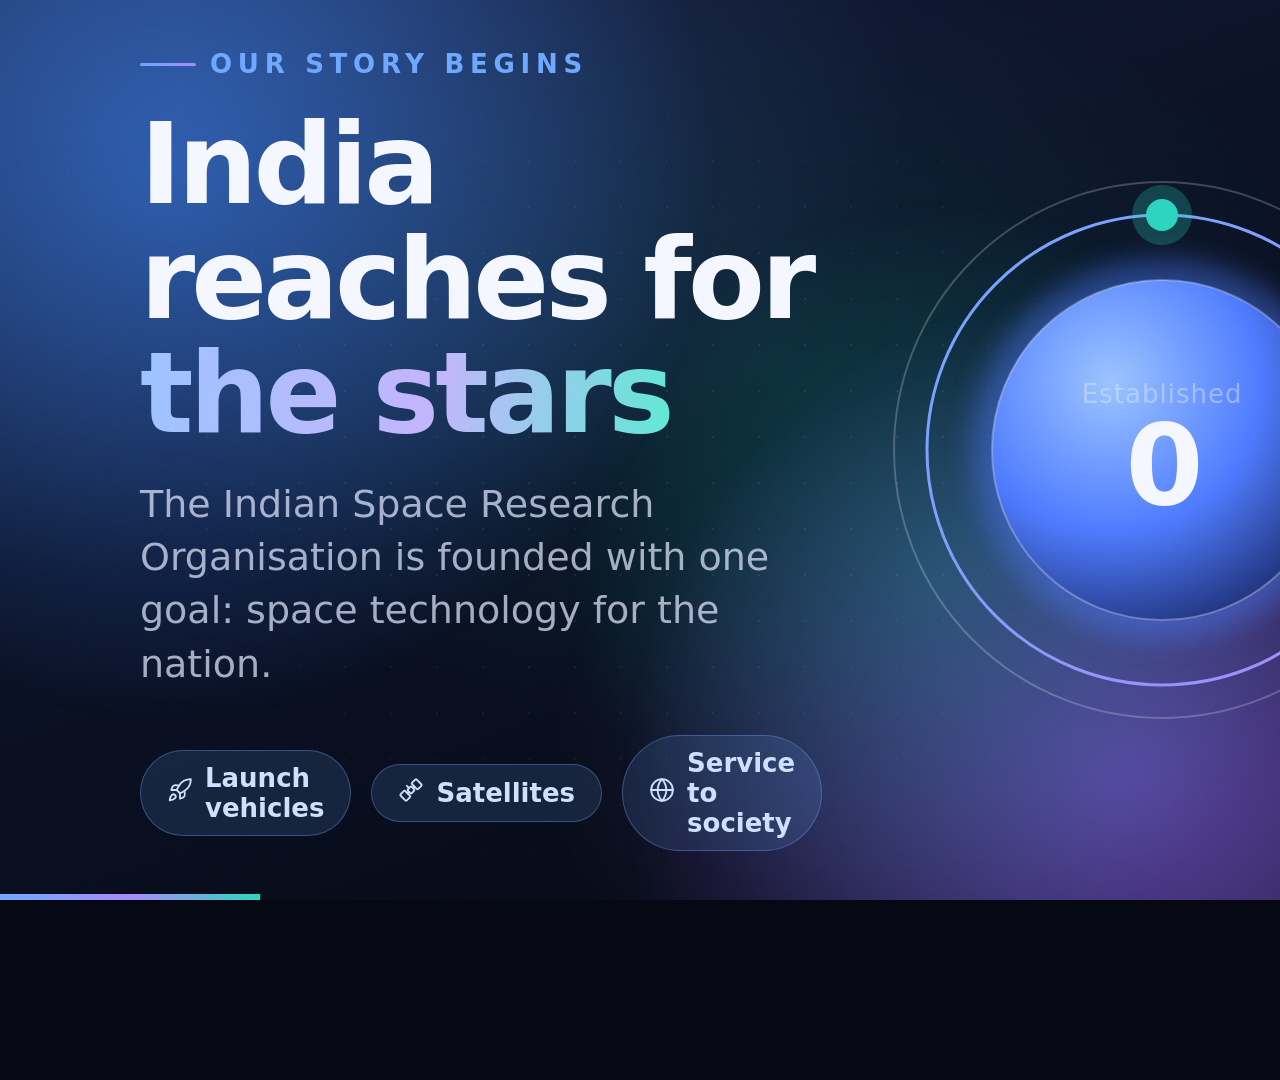
<file: examples/isro-journey/source/index.html>
<!DOCTYPE html>
<html lang="en"><head><meta charset="utf-8"><title>ISRO Journey</title>
<link rel="stylesheet" href="kit.css">
<style>
  #origin .orbit{position:relative;width:560px;height:560px;flex:none}
  #origin .orbit svg{position:absolute;inset:0;width:100%;height:100%}
  #origin .year{position:absolute;inset:0;display:grid;place-items:center;text-align:center}
  #origin .year .big-number{font-size:112px}
  .spin{animation:spin 24s linear infinite}
  @keyframes spin{to{transform:rotate(360deg)}}
  #milestones h2{margin-bottom:56px}
  #milestones .glass .yr{font-size:28px;font-weight:700;letter-spacing:.14em;color:var(--accent)}
</style></head>
<body>
<div class="bg"><i class="orb o1"></i><i class="orb o2"></i><i class="orb o3"></i></div>

<section class="scene" id="origin" data-scene="origin" data-transition="zoom">
  <div class="row">
    <div class="col grow">
      <div class="eyebrow fade-in-down" style="--d:.1s">Our story begins</div>
      <h1 class="title blur-in" style="--d:.25s">India reaches for<br><span class="grad-text">the stars</span></h1>
      <p class="subtitle fade-in-up" style="--d:2.6s">The Indian Space Research Organisation is founded with one goal: space technology for the nation.</p>
      <div class="row stagger" style="--base:5s;gap:20px;margin-top:16px">
        <span class="chip pop"><i data-icon="rocket"></i>Launch vehicles</span>
        <span class="chip pop"><i data-icon="satellite"></i>Satellites</span>
        <span class="chip pop"><i data-icon="globe"></i>Service to society</span>
      </div>
    </div>
    <div class="orbit scale-up" style="--d:.5s">
      <svg viewBox="0 0 560 560">
        <defs>
          <radialGradient id="core" cx="35%" cy="30%" r="80%"><stop offset="0" stop-color="#9cc4ff"/><stop offset=".55" stop-color="#4f7cff"/><stop offset="1" stop-color="#1b2a6b"/></radialGradient>
          <linearGradient id="ring" x1="0" y1="0" x2="1" y2="1"><stop offset="0" stop-color="#6ea8ff"/><stop offset="1" stop-color="#a78bfa"/></linearGradient>
          <filter id="glow" x="-50%" y="-50%" width="200%" height="200%"><feGaussianBlur stdDeviation="14"/></filter>
        </defs>
        <circle cx="280" cy="280" r="190" fill="#4f7cff" opacity=".45" filter="url(#glow)"/>
        <circle cx="280" cy="280" r="170" fill="url(#core)"/>
        <circle cx="280" cy="280" r="170" fill="none" stroke="rgba(255,255,255,.28)" stroke-width="2"/>
        <circle class="draw" style="--d:.8s" pathLength="1" cx="280" cy="280" r="235" fill="none" stroke="url(#ring)" stroke-width="3" stroke-linecap="round"/>
        <circle class="draw" style="--d:1.2s" pathLength="1" cx="280" cy="280" r="268" fill="none" stroke="rgba(255,255,255,.22)" stroke-width="2" />
        <g class="spin"><g class="pop" style="--d:1.6s"><circle cx="280" cy="45" r="16" fill="#2dd4bf"/><circle cx="280" cy="45" r="30" fill="#2dd4bf" opacity=".25"/></g></g>
      </svg>
      <div class="year"><div><div class="label fade-in" style="--d:1.2s">Established</div>
        <div class="big-number" data-count="1969" data-group="0" style="--d:1.3s">1969</div></div></div>
    </div>
  </div>
</section>

<section class="scene" id="milestones" data-scene="milestones" data-transition="slide">
  <div class="eyebrow fade-in-down" style="--d:.1s">Milestones</div>
  <h2 class="h2 fade-in-up" style="--d:.25s">Three giant <span class="grad-text">leaps</span></h2>
  <div class="grid-3">
    <div class="glass slide-in-left" style="--d:1.0s"><div class="icon-badge"><i data-icon="satellite"></i></div>
      <div class="yr" style="margin-top:28px">1975</div><h3 style="margin-top:6px">Aryabhata</h3><p>India's first satellite reaches orbit.</p></div>
    <div class="glass fade-in-up" style="--d:4.4s"><div class="icon-badge teal"><i data-icon="moon"></i></div>
      <div class="yr" style="margin-top:28px">2008</div><h3 style="margin-top:6px">Chandrayaan-1</h3><p>Finds evidence of water on the Moon.</p></div>
    <div class="glass slide-in-right" style="--d:8s"><div class="icon-badge amber"><i data-icon="rocket"></i></div>
      <div class="yr" style="margin-top:28px">2014</div><h3 style="margin-top:6px">Mangalyaan</h3><p>Reaches Mars on the first attempt.</p></div>
  </div>
</section>

<div class="progress"></div>
<script src="kit.js"></script>
</body></html>
</file>
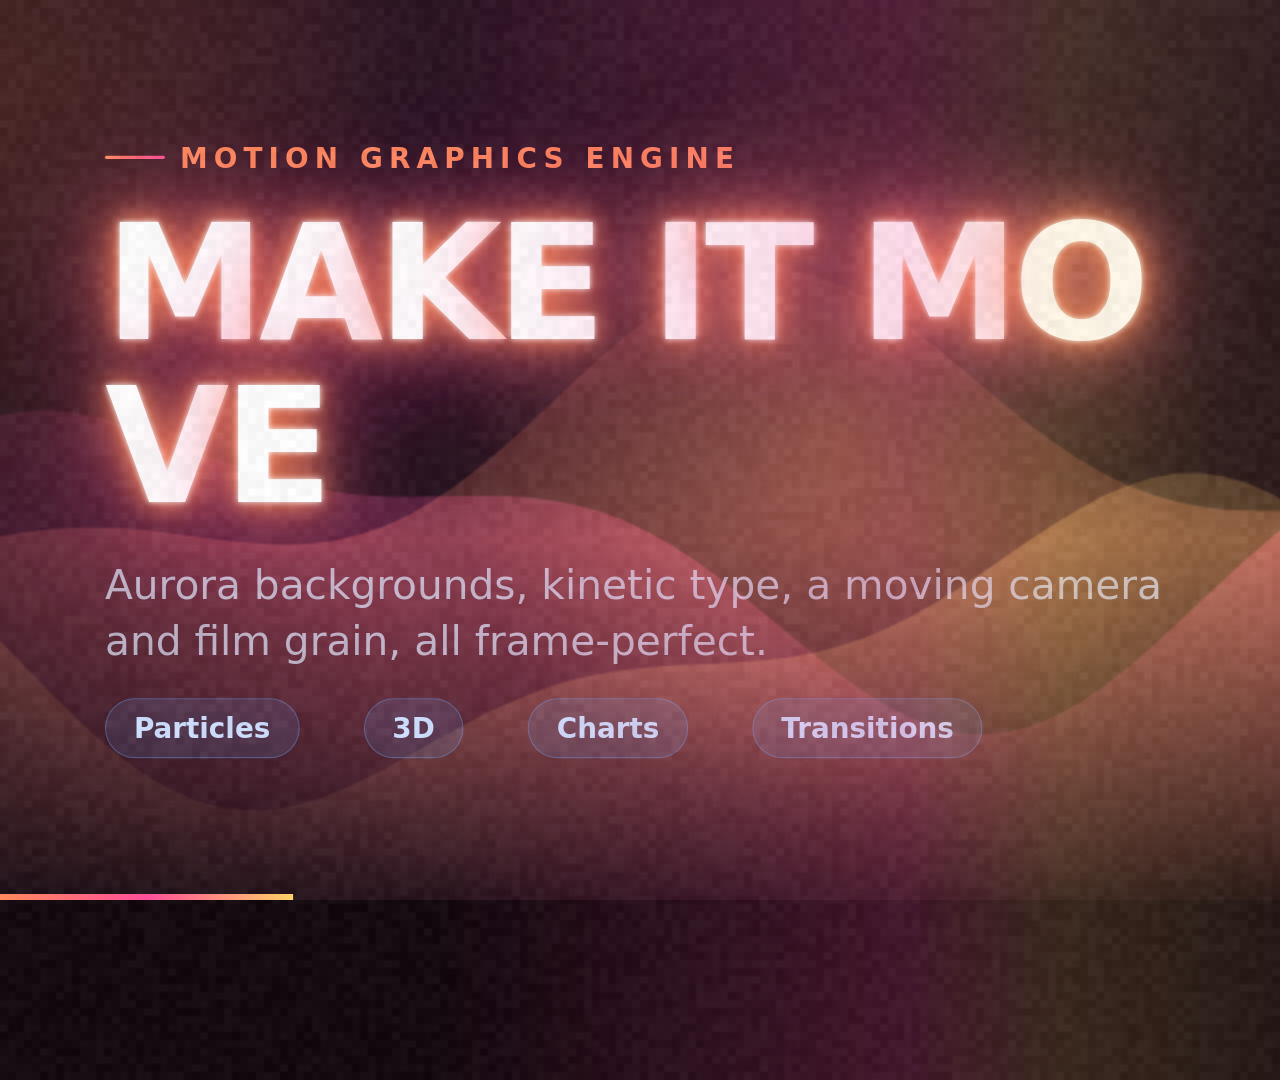
<file: examples/kinetic-showreel/source/index.html>
<!doctype html><html><head><meta charset="utf-8"><title>Kinetic showreel</title>
<link rel="stylesheet" href="kit.css"><link rel="stylesheet" href="fx.css"></head>
<body data-theme="sunset" data-bg="aurora" data-post="vignette grain leak">
<div class="bg"><i class="orb o1"></i><i class="orb o2"></i><i class="orb o3"></i></div>

<section class="scene" data-scene="hero" data-transition="curtain">
  <div class="eyebrow fade-in-down">Motion graphics engine</div>
  <h1 class="title neon" data-split="chars" data-kin="rise" style="--d:.3s;font-size:150px">MAKE IT MOVE</h1>
  <p class="subtitle fade-in-up" style="--d:1.6s">Aurora backgrounds, kinetic type, a moving camera and film grain, all frame-perfect.</p>
  <div class="row fade-in" style="--d:2.4s"><span class="chip">Particles</span><span class="chip">3D</span><span class="chip">Charts</span><span class="chip">Transitions</span></div>
</section>

<section class="scene" data-scene="orbit3d" data-transition="flip">
  <div class="row">
    <div class="col grow">
      <div class="eyebrow fade-in-down">Real 3D</div>
      <h2 class="h2" data-split="words" data-kin="blur" style="--d:.2s;--step:.12s">Glossy objects, <span class="grad-text">lit like a studio</span></h2>
      <p class="body fade-in-up" style="--d:1.4s">Built with three.js and rendered one exact frame at a time.</p>
    </div>
    <div class="hero3d pop" data-shape="torusknot" style="--size:720px;--d:.4s"></div>
  </div>
</section>

<section class="scene" data-scene="numbers" data-transition="slice">
  <div class="eyebrow fade-in-down">Data that moves</div>
  <div class="row" style="align-items:flex-end;gap:56px">
    <div class="fx-bars" data-values="24,46,71,98" data-labels="Q1,Q2,Q3,Q4" data-suffix="k" style="--h:460px;width:620px;--d:.3s"></div>
    <div class="fx-donut" data-value="87" data-suffix="%" data-label="Happy users" style="--size:340px;--d:.9s"></div>
    <div class="fx-line" data-values="2,3,2.5,5,4.2,8,11" style="--w:480px;--h:320px;width:480px;height:320px;--d:1.2s"></div>
  </div>
</section>

<section class="scene center" data-scene="finale" data-transition="spin" data-cam="pull">
  <div class="hero3d" data-shape="rings" style="--size:420px"></div>
  <h1 class="title" data-split="words" data-kin="zoom" style="--d:.3s;--step:.18s"><span class="fx-gradient">Make something unforgettable</span></h1>
  <div class="lower-third shine pop" style="--d:1.6s">Built with the Video Compiler</div>
</section>
<div class="progress"></div>
<script src="kit.js"></script><script src="fx.js"></script></body></html>
</file>
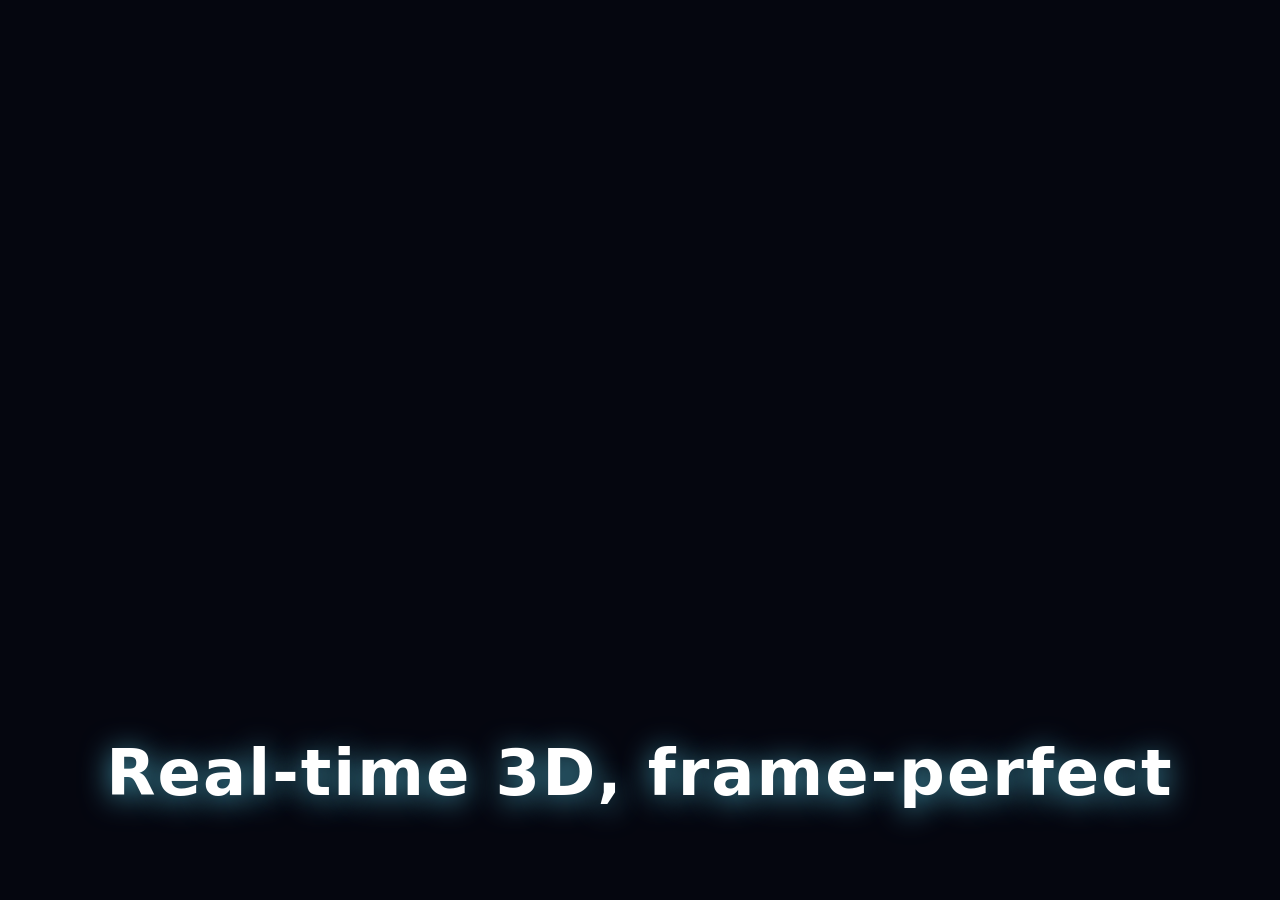
<file: examples/three-3d/source/index.html>
<!doctype html>
<html>
<head>
  <meta charset="utf-8" />
  <title>3D scene</title>
  <style>
    html, body { margin: 0; background: #05060f; overflow: hidden; }
    canvas { display: block; }
    #title {
      position: fixed; left: 0; right: 0; bottom: 90px; text-align: center;
      font: 600 64px 'DejaVu Sans', Arial, sans-serif; color: #fff; letter-spacing: 2px;
      text-shadow: 0 4px 30px rgba(88, 196, 221, .8);
      opacity: 0; animation: rise 1.5s 1s ease-out forwards;
    }
    @keyframes rise { from { opacity: 0; transform: translateY(40px); } to { opacity: 1; transform: none; } }
  </style>
</head>
<body>
<div id="title">Real-time 3D, frame-perfect</div>
<script type="module">
  import * as THREE from 'three';

  const width = window.innerWidth;
  const height = window.innerHeight;

  const renderer = new THREE.WebGLRenderer({ antialias: true, preserveDrawingBuffer: true });
  renderer.setPixelRatio(1);
  renderer.setSize(width, height);
  document.body.prepend(renderer.domElement);

  const scene = new THREE.Scene();
  scene.background = new THREE.Color(0x05060f);
  scene.fog = new THREE.Fog(0x05060f, 8, 22);

  const camera = new THREE.PerspectiveCamera(45, width / height, 0.1, 100);

  const knot = new THREE.Mesh(
    new THREE.TorusKnotGeometry(1, 0.32, 256, 48, 2, 3),
    new THREE.MeshStandardMaterial({ color: 0x58c4dd, metalness: 0.65, roughness: 0.22 }),
  );
  scene.add(knot);

  const colors = [0xfc6255, 0xffff00, 0x83c167, 0xff862f, 0x9a72ac, 0xd147bd];
  const spheres = colors.map((color) => {
    const mesh = new THREE.Mesh(
      new THREE.SphereGeometry(0.22, 48, 32),
      new THREE.MeshStandardMaterial({ color, emissive: color, emissiveIntensity: 0.35, roughness: 0.3 }),
    );
    scene.add(mesh);
    return mesh;
  });

  const floor = new THREE.GridHelper(40, 60, 0x2a3a5a, 0x151c30);
  floor.position.y = -2.2;
  scene.add(floor);

  scene.add(new THREE.AmbientLight(0xffffff, 0.35));
  const key = new THREE.DirectionalLight(0xffffff, 2.2);
  key.position.set(4, 6, 5);
  scene.add(key);
  const warm = new THREE.PointLight(0xff862f, 60, 20);
  const cool = new THREE.PointLight(0x58c4dd, 60, 20);
  scene.add(warm, cool);

  function frame(t) {
    knot.rotation.set(t * 0.5, t * 0.8, 0);
    spheres.forEach((mesh, i) => {
      const a = t * (0.9 + i * 0.12) + (i * Math.PI * 2) / spheres.length;
      const r = 2.3 + 0.35 * Math.sin(t + i);
      mesh.position.set(Math.cos(a) * r, Math.sin(a * 1.3 + i) * 0.9, Math.sin(a) * r);
    });
    warm.position.set(Math.cos(t * 1.2) * 4, 2, Math.sin(t * 1.2) * 4);
    cool.position.set(-Math.cos(t * 0.9) * 4, -1, -Math.sin(t * 0.9) * 4);
    camera.position.set(Math.cos(t * 0.35) * 7, 1.6 + Math.sin(t * 0.5) * 0.8, Math.sin(t * 0.35) * 7);
    camera.lookAt(0, 0, 0);
    renderer.render(scene, camera);
  }

  // The renderer calls this once per video frame with the exact time. (Using
  // requestAnimationFrame + THREE.Clock also works: the clock is virtual.)
  window.__renderFrame = (tMs) => frame(tMs / 1000);
  frame(0);
  if (!window.__VIDEO_EXPORT__) renderer.setAnimationLoop(() => frame(performance.now() / 1000));
</script>
</body>
</html>
</file>
<file: examples/isro-journey/source/kit.css>
/* Design kit for the HTML video compiler. 1920x1080 canvas. Installed as source/kit.css.
   Everything animates only while its scene has .is-active (the engine in kit.js sets it). */
:root{
  --bg-0:#060913; --bg-1:#0b1226; --bg-2:#131c3a;
  --ink:#f4f7ff; --ink-dim:rgba(226,232,255,.72); --ink-faint:rgba(226,232,255,.45);
  --accent:#6ea8ff; --accent-2:#a78bfa; --accent-3:#2dd4bf; --warn:#fbbf24; --bad:#fb7185; --good:#34d399;
  --glass-bg:linear-gradient(145deg,rgba(255,255,255,.12),rgba(255,255,255,.04));
  --glass-line:rgba(255,255,255,.16);
  --shadow:0 30px 80px -20px rgba(0,0,0,.65),0 8px 24px -8px rgba(0,0,0,.45);
  --ease:cubic-bezier(.22,1,.36,1);          /* smooth out-expo-ish */
  --ease-io:cubic-bezier(.65,0,.35,1);
  --ease-spring:cubic-bezier(.34,1.56,.64,1);
  --t:.8s;                                    /* scene transition length (keep == Kit.TRANSITION) */
  --font:"Inter","Roboto","Helvetica Neue","DejaVu Sans","Noto Sans",sans-serif;
}
*{box-sizing:border-box;margin:0;padding:0}
html,body{width:1920px;height:1080px;overflow:hidden;background:var(--bg-0);color:var(--ink);
  font-family:var(--font);-webkit-font-smoothing:antialiased;text-rendering:optimizeLegibility}

/* ---------- animated background ---------- */
.bg{position:fixed;inset:0;z-index:0;overflow:hidden;
  background:
   radial-gradient(1200px 800px at 15% 10%,rgba(110,168,255,.22),transparent 60%),
   radial-gradient(1000px 700px at 90% 85%,rgba(167,139,250,.24),transparent 60%),
   radial-gradient(900px 600px at 60% 40%,rgba(45,212,191,.10),transparent 65%),
   linear-gradient(160deg,var(--bg-2),var(--bg-1) 45%,var(--bg-0))}
.bg .orb{position:absolute;border-radius:50%;will-change:transform;animation:drift 22s var(--ease-io) infinite alternate}
.bg .o1{width:1100px;height:1100px;left:-380px;top:-380px;background:radial-gradient(closest-side,rgba(59,130,246,.55),rgba(59,130,246,0))}
.bg .o2{width:1000px;height:1000px;right:-340px;bottom:-380px;background:radial-gradient(closest-side,rgba(139,92,246,.5),rgba(139,92,246,0));animation-duration:27s}
.bg .o3{width:760px;height:760px;left:44%;top:22%;background:radial-gradient(closest-side,rgba(20,184,166,.28),rgba(20,184,166,0));animation-duration:31s}
.bg::after{content:"";position:absolute;inset:0;
  background-image:radial-gradient(rgba(255,255,255,.07) 1px,transparent 1.2px);background-size:46px 46px;
  mask-image:radial-gradient(ellipse at center,#000 30%,transparent 75%)}
@keyframes drift{from{transform:translate3d(0,0,0) scale(1)}to{transform:translate3d(120px,80px,0) scale(1.12)}}

/* ---------- scenes + transitions ---------- */
.scene{position:absolute;inset:0;z-index:1;display:flex;flex-direction:column;justify-content:center;gap:26px;
  padding:110px 140px;visibility:hidden;opacity:0}
.scene.is-active{visibility:visible;opacity:1;animation:scene-in var(--t) var(--ease) both}
.scene.is-leaving{animation:scene-out var(--t) var(--ease-io) both}
/* default = crossfade with a tiny scale; override with data-transition="slide|zoom|wipe" */
@keyframes scene-in{from{opacity:0;transform:scale(1.025)}to{opacity:1;transform:none}}
@keyframes scene-out{from{opacity:1;transform:none}to{opacity:0;transform:scale(.985)}}
.scene[data-transition=slide].is-active{animation-name:slide-in}
.scene[data-transition=slide].is-leaving{animation-name:slide-out}
@keyframes slide-in{from{opacity:0;transform:translateX(160px)}to{opacity:1;transform:none}}
@keyframes slide-out{from{opacity:1;transform:none}to{opacity:0;transform:translateX(-160px)}}
.scene[data-transition=zoom].is-active{animation-name:zoom-in}
.scene[data-transition=zoom].is-leaving{animation-name:zoom-out}
@keyframes zoom-in{from{opacity:0;transform:scale(.9)}to{opacity:1;transform:none}}
@keyframes zoom-out{from{opacity:1;transform:none}to{opacity:0;transform:scale(1.12)}}
.scene[data-transition=wipe].is-active{animation-name:wipe-in}
.scene[data-transition=wipe].is-leaving{animation-name:wipe-out}
@keyframes wipe-in{from{clip-path:inset(0 100% 0 0)}to{clip-path:inset(0 0 0 0)}}
@keyframes wipe-out{from{opacity:1}to{opacity:0}}

/* ---------- entrance animations (use on EVERY element; --d sets the delay) ---------- */
.fade-in,.fade-in-up,.fade-in-down,.slide-in-left,.slide-in-right,.scale-up,.blur-in,.pop,.draw,.grow-x,.grow-y{opacity:0}
.is-active .fade-in      {animation:a-fade   .9s var(--ease) var(--d,0s) both}
.is-active .fade-in-up   {animation:a-up     1s  var(--ease) var(--d,0s) both}
.is-active .fade-in-down {animation:a-down   1s  var(--ease) var(--d,0s) both}
.is-active .slide-in-left{animation:a-left   1s  var(--ease) var(--d,0s) both}
.is-active .slide-in-right{animation:a-right 1s  var(--ease) var(--d,0s) both}
.is-active .scale-up     {animation:a-scale  .9s var(--ease-spring) var(--d,0s) both}
.is-active .blur-in      {animation:a-blur   1.1s var(--ease) var(--d,0s) both}
.is-active .pop          {animation:a-pop    .7s var(--ease-spring) var(--d,0s) both}
.is-active .grow-x       {transform-origin:left center;animation:a-growx 1.2s var(--ease) var(--d,0s) both}
.is-active .grow-y       {transform-origin:center bottom;animation:a-growy 1.2s var(--ease) var(--d,0s) both}
.is-active .draw         {opacity:1;stroke-dasharray:1;stroke-dashoffset:1;animation:a-draw 1.6s var(--ease-io) var(--d,0s) forwards}
@keyframes a-fade{from{opacity:0}to{opacity:1}}
@keyframes a-up{from{opacity:0;transform:translateY(48px)}to{opacity:1;transform:none}}
@keyframes a-down{from{opacity:0;transform:translateY(-48px)}to{opacity:1;transform:none}}
@keyframes a-left{from{opacity:0;transform:translateX(-120px)}to{opacity:1;transform:none}}
@keyframes a-right{from{opacity:0;transform:translateX(120px)}to{opacity:1;transform:none}}
@keyframes a-scale{from{opacity:0;transform:scale(.7)}to{opacity:1;transform:none}}
@keyframes a-blur{from{opacity:0;filter:blur(12px);transform:scale(1.05)}to{opacity:1;filter:none;transform:none}}
@keyframes a-pop{0%{opacity:0;transform:scale(.4)}100%{opacity:1;transform:none}}
@keyframes a-growx{from{opacity:1;transform:scaleX(0)}to{opacity:1;transform:scaleX(1)}}
@keyframes a-growy{from{opacity:1;transform:scaleY(0)}to{opacity:1;transform:scaleY(1)}}
@keyframes a-draw{to{stroke-dashoffset:0}}   /* SVG path needs pathLength="1" */
/* children of .stagger animate one after another (set the animation class on each child) */
.stagger>*:nth-child(1){--d:calc(var(--base,0s) + .00s)} .stagger>*:nth-child(2){--d:calc(var(--base,0s) + .14s)}
.stagger>*:nth-child(3){--d:calc(var(--base,0s) + .28s)} .stagger>*:nth-child(4){--d:calc(var(--base,0s) + .42s)}
.stagger>*:nth-child(5){--d:calc(var(--base,0s) + .56s)} .stagger>*:nth-child(6){--d:calc(var(--base,0s) + .70s)}
.stagger>*:nth-child(7){--d:calc(var(--base,0s) + .84s)} .stagger>*:nth-child(8){--d:calc(var(--base,0s) + .98s)}
/* continuous ambient motion (after the entrance finishes) */
.float{animation:float 6s var(--ease-io) infinite alternate}
.pulse{animation:pulse 2.4s var(--ease-io) infinite}
@keyframes float{from{translate:0 -10px}to{translate:0 12px}}
@keyframes pulse{0%,100%{box-shadow:0 0 0 0 rgba(110,168,255,.45)}60%{box-shadow:0 0 0 28px rgba(110,168,255,0)}}

/* ---------- typography ---------- */
.eyebrow{display:inline-flex;align-items:center;gap:14px;font-size:26px;font-weight:600;letter-spacing:.22em;
  text-transform:uppercase;color:var(--accent)}
.eyebrow::before{content:"";width:56px;height:3px;border-radius:3px;background:linear-gradient(90deg,var(--accent),var(--accent-2))}
.title{font-size:112px;line-height:1.02;font-weight:800;letter-spacing:-.035em}
.h2{font-size:76px;line-height:1.06;font-weight:750;letter-spacing:-.028em}
.subtitle{font-size:38px;line-height:1.4;font-weight:400;color:var(--ink-dim);max-width:1100px}
.body{font-size:32px;line-height:1.45;color:var(--ink-dim)}
.grad-text{background:linear-gradient(100deg,#9cc4ff,#c4b5fd 55%,#5eead4);-webkit-background-clip:text;background-clip:text;color:transparent}
.big-number{font-size:150px;font-weight:800;letter-spacing:-.04em;line-height:1;font-variant-numeric:tabular-nums}
.label{font-size:26px;font-weight:500;color:var(--ink-faint);letter-spacing:.04em}

/* ---------- layout helpers ---------- */
.row{display:flex;align-items:center;gap:60px}.col{display:flex;flex-direction:column;gap:28px}
.grow{flex:1}.center{align-items:center;text-align:center;justify-content:center}
.grid-2{display:grid;grid-template-columns:1fr 1fr;gap:40px}
.grid-3{display:grid;grid-template-columns:repeat(3,1fr);gap:36px}
.grid-4{display:grid;grid-template-columns:repeat(4,1fr);gap:30px}

/* ---------- glassmorphism cards ---------- */
.glass{position:relative;background:var(--glass-bg);border:1px solid var(--glass-line);border-radius:36px;
  padding:44px;box-shadow:var(--shadow),inset 0 1px 0 rgba(255,255,255,.22);
  backdrop-filter:blur(16px);-webkit-backdrop-filter:blur(16px)}
.glass h3{font-size:40px;font-weight:700;letter-spacing:-.015em;margin:22px 0 10px}
.glass p{font-size:28px;line-height:1.45;color:var(--ink-dim)}
.chip{display:inline-flex;align-items:center;gap:12px;padding:12px 26px;border-radius:999px;font-size:26px;font-weight:600;
  background:rgba(110,168,255,.14);border:1px solid rgba(110,168,255,.35);color:#cfe0ff}
.icon-badge{width:104px;height:104px;border-radius:30px;display:grid;place-items:center;color:#fff;
  background:linear-gradient(145deg,var(--accent),var(--accent-2));box-shadow:0 18px 40px -10px rgba(110,168,255,.55),inset 0 1px 0 rgba(255,255,255,.4)}
.icon-badge svg{width:56px;height:56px}
.icon-badge.teal{background:linear-gradient(145deg,#2dd4bf,#3b82f6)}.icon-badge.amber{background:linear-gradient(145deg,#fbbf24,#fb7185)}
.divider{height:2px;width:100%;background:linear-gradient(90deg,transparent,rgba(255,255,255,.28),transparent)}
.bar{height:22px;border-radius:12px;background:linear-gradient(90deg,var(--accent),var(--accent-2))}
.timeline{position:relative;display:flex;justify-content:space-between;align-items:flex-start}
.timeline::before{content:"";position:absolute;left:0;right:0;top:34px;height:4px;border-radius:4px;background:rgba(255,255,255,.14)}
.timeline .node{position:relative;z-index:1;display:flex;flex-direction:column;align-items:center;gap:14px;text-align:center;max-width:300px}
.timeline .dot{width:68px;height:68px;border-radius:50%;background:linear-gradient(145deg,var(--accent),var(--accent-2));
  border:6px solid var(--bg-1);box-shadow:0 0 0 2px var(--accent)}

/* ---------- global progress bar ---------- */
.progress{position:fixed;left:0;bottom:0;height:6px;width:100%;z-index:5;transform-origin:left;transform:scaleX(0);
  background:linear-gradient(90deg,var(--accent),var(--accent-2),var(--accent-3))}
svg{overflow:visible}
/* so scale/rotate animations on SVG children pivot around their own centre */
svg [class]{transform-box:fill-box;transform-origin:center}
svg .spin{transform-box:view-box;transform-origin:50% 50%}
</file>
<file: examples/kinetic-showreel/source/kit.css>
/* Design kit for the HTML video compiler. 1920x1080 canvas. Installed as source/kit.css.
   Everything animates only while its scene has .is-active (the engine in kit.js sets it). */
:root{
  --bg-0:#060913; --bg-1:#0b1226; --bg-2:#131c3a;
  --ink:#f4f7ff; --ink-dim:rgba(226,232,255,.72); --ink-faint:rgba(226,232,255,.45);
  --accent:#6ea8ff; --accent-2:#a78bfa; --accent-3:#2dd4bf; --warn:#fbbf24; --bad:#fb7185; --good:#34d399;
  --glass-bg:linear-gradient(145deg,rgba(255,255,255,.12),rgba(255,255,255,.04));
  --glass-line:rgba(255,255,255,.16);
  --shadow:0 30px 80px -20px rgba(0,0,0,.65),0 8px 24px -8px rgba(0,0,0,.45);
  --ease:cubic-bezier(.22,1,.36,1);          /* smooth out-expo-ish */
  --ease-io:cubic-bezier(.65,0,.35,1);
  --ease-spring:cubic-bezier(.34,1.56,.64,1);
  --t:.8s;                                    /* scene transition length (keep == Kit.TRANSITION) */
  --font:"Inter","Roboto","Helvetica Neue","DejaVu Sans","Noto Sans",sans-serif;
}
*{box-sizing:border-box;margin:0;padding:0}
html,body{width:1920px;height:1080px;overflow:hidden;background:var(--bg-0);color:var(--ink);
  font-family:var(--font);-webkit-font-smoothing:antialiased;text-rendering:optimizeLegibility}

/* ---------- animated background ---------- */
.bg{position:fixed;inset:0;z-index:0;overflow:hidden;
  background:
   radial-gradient(1200px 800px at 15% 10%,rgba(110,168,255,.22),transparent 60%),
   radial-gradient(1000px 700px at 90% 85%,rgba(167,139,250,.24),transparent 60%),
   radial-gradient(900px 600px at 60% 40%,rgba(45,212,191,.10),transparent 65%),
   linear-gradient(160deg,var(--bg-2),var(--bg-1) 45%,var(--bg-0))}
.bg .orb{position:absolute;border-radius:50%;will-change:transform;animation:drift 22s var(--ease-io) infinite alternate}
.bg .o1{width:1100px;height:1100px;left:-380px;top:-380px;background:radial-gradient(closest-side,rgba(59,130,246,.55),rgba(59,130,246,0))}
.bg .o2{width:1000px;height:1000px;right:-340px;bottom:-380px;background:radial-gradient(closest-side,rgba(139,92,246,.5),rgba(139,92,246,0));animation-duration:27s}
.bg .o3{width:760px;height:760px;left:44%;top:22%;background:radial-gradient(closest-side,rgba(20,184,166,.28),rgba(20,184,166,0));animation-duration:31s}
.bg::after{content:"";position:absolute;inset:0;
  background-image:radial-gradient(rgba(255,255,255,.07) 1px,transparent 1.2px);background-size:46px 46px;
  mask-image:radial-gradient(ellipse at center,#000 30%,transparent 75%)}
@keyframes drift{from{transform:translate3d(0,0,0) scale(1)}to{transform:translate3d(120px,80px,0) scale(1.12)}}

/* ---------- scenes + transitions ---------- */
.scene{position:absolute;inset:0;z-index:1;display:flex;flex-direction:column;justify-content:center;gap:26px;
  padding:110px 140px;visibility:hidden;opacity:0}
.scene.is-active{visibility:visible;opacity:1;animation:scene-in var(--t) var(--ease) both}
.scene.is-leaving{animation:scene-out var(--t) var(--ease-io) both}
/* default = crossfade with a tiny scale; override with data-transition="slide|zoom|wipe" */
@keyframes scene-in{from{opacity:0;transform:scale(1.025)}to{opacity:1;transform:none}}
@keyframes scene-out{from{opacity:1;transform:none}to{opacity:0;transform:scale(.985)}}
.scene[data-transition=slide].is-active{animation-name:slide-in}
.scene[data-transition=slide].is-leaving{animation-name:slide-out}
@keyframes slide-in{from{opacity:0;transform:translateX(160px)}to{opacity:1;transform:none}}
@keyframes slide-out{from{opacity:1;transform:none}to{opacity:0;transform:translateX(-160px)}}
.scene[data-transition=zoom].is-active{animation-name:zoom-in}
.scene[data-transition=zoom].is-leaving{animation-name:zoom-out}
@keyframes zoom-in{from{opacity:0;transform:scale(.9)}to{opacity:1;transform:none}}
@keyframes zoom-out{from{opacity:1;transform:none}to{opacity:0;transform:scale(1.12)}}
.scene[data-transition=wipe].is-active{animation-name:wipe-in}
.scene[data-transition=wipe].is-leaving{animation-name:wipe-out}
@keyframes wipe-in{from{clip-path:inset(0 100% 0 0)}to{clip-path:inset(0 0 0 0)}}
@keyframes wipe-out{from{opacity:1}to{opacity:0}}

/* ---------- entrance animations (use on EVERY element; --d sets the delay) ---------- */
.fade-in,.fade-in-up,.fade-in-down,.slide-in-left,.slide-in-right,.scale-up,.blur-in,.pop,.draw,.grow-x,.grow-y{opacity:0}
.is-active .fade-in      {animation:a-fade   .9s var(--ease) var(--d,0s) both}
.is-active .fade-in-up   {animation:a-up     1s  var(--ease) var(--d,0s) both}
.is-active .fade-in-down {animation:a-down   1s  var(--ease) var(--d,0s) both}
.is-active .slide-in-left{animation:a-left   1s  var(--ease) var(--d,0s) both}
.is-active .slide-in-right{animation:a-right 1s  var(--ease) var(--d,0s) both}
.is-active .scale-up     {animation:a-scale  .9s var(--ease-spring) var(--d,0s) both}
.is-active .blur-in      {animation:a-blur   1.1s var(--ease) var(--d,0s) both}
.is-active .pop          {animation:a-pop    .7s var(--ease-spring) var(--d,0s) both}
.is-active .grow-x       {transform-origin:left center;animation:a-growx 1.2s var(--ease) var(--d,0s) both}
.is-active .grow-y       {transform-origin:center bottom;animation:a-growy 1.2s var(--ease) var(--d,0s) both}
.is-active .draw         {opacity:1;stroke-dasharray:1;stroke-dashoffset:1;animation:a-draw 1.6s var(--ease-io) var(--d,0s) forwards}
@keyframes a-fade{from{opacity:0}to{opacity:1}}
@keyframes a-up{from{opacity:0;transform:translateY(48px)}to{opacity:1;transform:none}}
@keyframes a-down{from{opacity:0;transform:translateY(-48px)}to{opacity:1;transform:none}}
@keyframes a-left{from{opacity:0;transform:translateX(-120px)}to{opacity:1;transform:none}}
@keyframes a-right{from{opacity:0;transform:translateX(120px)}to{opacity:1;transform:none}}
@keyframes a-scale{from{opacity:0;transform:scale(.7)}to{opacity:1;transform:none}}
@keyframes a-blur{from{opacity:0;filter:blur(12px);transform:scale(1.05)}to{opacity:1;filter:none;transform:none}}
@keyframes a-pop{0%{opacity:0;transform:scale(.4)}100%{opacity:1;transform:none}}
@keyframes a-growx{from{opacity:1;transform:scaleX(0)}to{opacity:1;transform:scaleX(1)}}
@keyframes a-growy{from{opacity:1;transform:scaleY(0)}to{opacity:1;transform:scaleY(1)}}
@keyframes a-draw{to{stroke-dashoffset:0}}   /* SVG path needs pathLength="1" */
/* children of .stagger animate one after another (set the animation class on each child) */
.stagger>*:nth-child(1){--d:calc(var(--base,0s) + .00s)} .stagger>*:nth-child(2){--d:calc(var(--base,0s) + .14s)}
.stagger>*:nth-child(3){--d:calc(var(--base,0s) + .28s)} .stagger>*:nth-child(4){--d:calc(var(--base,0s) + .42s)}
.stagger>*:nth-child(5){--d:calc(var(--base,0s) + .56s)} .stagger>*:nth-child(6){--d:calc(var(--base,0s) + .70s)}
.stagger>*:nth-child(7){--d:calc(var(--base,0s) + .84s)} .stagger>*:nth-child(8){--d:calc(var(--base,0s) + .98s)}
/* continuous ambient motion (after the entrance finishes) */
.float{animation:float 6s var(--ease-io) infinite alternate}
.pulse{animation:pulse 2.4s var(--ease-io) infinite}
@keyframes float{from{translate:0 -10px}to{translate:0 12px}}
@keyframes pulse{0%,100%{box-shadow:0 0 0 0 rgba(110,168,255,.45)}60%{box-shadow:0 0 0 28px rgba(110,168,255,0)}}

/* ---------- typography ---------- */
.eyebrow{display:inline-flex;align-items:center;gap:14px;font-size:26px;font-weight:600;letter-spacing:.22em;
  text-transform:uppercase;color:var(--accent)}
.eyebrow::before{content:"";width:56px;height:3px;border-radius:3px;background:linear-gradient(90deg,var(--accent),var(--accent-2))}
.title{font-size:112px;line-height:1.02;font-weight:800;letter-spacing:-.035em}
.h2{font-size:76px;line-height:1.06;font-weight:750;letter-spacing:-.028em}
.subtitle{font-size:38px;line-height:1.4;font-weight:400;color:var(--ink-dim);max-width:1100px}
.body{font-size:32px;line-height:1.45;color:var(--ink-dim)}
.grad-text{background:linear-gradient(100deg,#9cc4ff,#c4b5fd 55%,#5eead4);-webkit-background-clip:text;background-clip:text;color:transparent}
.big-number{font-size:150px;font-weight:800;letter-spacing:-.04em;line-height:1;font-variant-numeric:tabular-nums}
.label{font-size:26px;font-weight:500;color:var(--ink-faint);letter-spacing:.04em}

/* ---------- layout helpers ---------- */
.row{display:flex;align-items:center;gap:60px}.col{display:flex;flex-direction:column;gap:28px}
.grow{flex:1}.center{align-items:center;text-align:center;justify-content:center}
.grid-2{display:grid;grid-template-columns:1fr 1fr;gap:40px}
.grid-3{display:grid;grid-template-columns:repeat(3,1fr);gap:36px}
.grid-4{display:grid;grid-template-columns:repeat(4,1fr);gap:30px}

/* ---------- glassmorphism cards ---------- */
.glass{position:relative;background:var(--glass-bg);border:1px solid var(--glass-line);border-radius:36px;
  padding:44px;box-shadow:var(--shadow),inset 0 1px 0 rgba(255,255,255,.22);
  backdrop-filter:blur(16px);-webkit-backdrop-filter:blur(16px)}
.glass h3{font-size:40px;font-weight:700;letter-spacing:-.015em;margin:22px 0 10px}
.glass p{font-size:28px;line-height:1.45;color:var(--ink-dim)}
.chip{display:inline-flex;align-items:center;gap:12px;padding:12px 26px;border-radius:999px;font-size:26px;font-weight:600;
  background:rgba(110,168,255,.14);border:1px solid rgba(110,168,255,.35);color:#cfe0ff}
.icon-badge{width:104px;height:104px;border-radius:30px;display:grid;place-items:center;color:#fff;
  background:linear-gradient(145deg,var(--accent),var(--accent-2));box-shadow:0 18px 40px -10px rgba(110,168,255,.55),inset 0 1px 0 rgba(255,255,255,.4)}
.icon-badge svg{width:56px;height:56px}
.icon-badge.teal{background:linear-gradient(145deg,#2dd4bf,#3b82f6)}.icon-badge.amber{background:linear-gradient(145deg,#fbbf24,#fb7185)}
.divider{height:2px;width:100%;background:linear-gradient(90deg,transparent,rgba(255,255,255,.28),transparent)}
.bar{height:22px;border-radius:12px;background:linear-gradient(90deg,var(--accent),var(--accent-2))}
.timeline{position:relative;display:flex;justify-content:space-between;align-items:flex-start}
.timeline::before{content:"";position:absolute;left:0;right:0;top:34px;height:4px;border-radius:4px;background:rgba(255,255,255,.14)}
.timeline .node{position:relative;z-index:1;display:flex;flex-direction:column;align-items:center;gap:14px;text-align:center;max-width:300px}
.timeline .dot{width:68px;height:68px;border-radius:50%;background:linear-gradient(145deg,var(--accent),var(--accent-2));
  border:6px solid var(--bg-1);box-shadow:0 0 0 2px var(--accent)}

/* ---------- global progress bar ---------- */
.progress{position:fixed;left:0;bottom:0;height:6px;width:100%;z-index:5;transform-origin:left;transform:scaleX(0);
  background:linear-gradient(90deg,var(--accent),var(--accent-2),var(--accent-3))}
svg{overflow:visible}
/* so scale/rotate animations on SVG children pivot around their own centre */
svg [class]{transform-box:fill-box;transform-origin:center}
svg .spin{transform-box:view-box;transform-origin:50% 50%}
</file>
<file: examples/kinetic-showreel/source/fx.css>
/* Motion-graphics layer for the video kit (installed as source/fx.css, loaded after kit.css).
   Everything here is time-driven (CSS animations / canvas on performance.now), so it renders
   frame-perfect. Use the classes and data- attributes documented in the system prompt. */

/* ---------- colour themes: <body data-theme="sunset|emerald|crimson|gold|mono"> ---------- */
body[data-theme=sunset]{--accent:#ff8a5c;--accent-2:#ff4f9a;--accent-3:#ffd166;--bg-0:#12060d;--bg-1:#25101d;--bg-2:#3b1830}
body[data-theme=emerald]{--accent:#34d399;--accent-2:#22d3ee;--accent-3:#a3e635;--bg-0:#04110e;--bg-1:#08201b;--bg-2:#0e332b}
body[data-theme=crimson]{--accent:#fb5b6f;--accent-2:#f97316;--accent-3:#fbbf24;--bg-0:#12060a;--bg-1:#240b12;--bg-2:#3a1119}
body[data-theme=gold]{--accent:#fbbf24;--accent-2:#f97316;--accent-3:#fde68a;--bg-0:#0e0a04;--bg-1:#1d1408;--bg-2:#2f200c}
body[data-theme=mono]{--accent:#e5e7eb;--accent-2:#9ca3af;--accent-3:#ffffff;--bg-0:#050505;--bg-1:#0e0e10;--bg-2:#1a1a1e}
body[data-theme] .bg{background:
   radial-gradient(1200px 800px at 15% 10%,color-mix(in srgb,var(--accent) 24%,transparent),transparent 60%),
   radial-gradient(1000px 700px at 90% 85%,color-mix(in srgb,var(--accent-2) 26%,transparent),transparent 60%),
   radial-gradient(900px 600px at 60% 40%,color-mix(in srgb,var(--accent-3) 12%,transparent),transparent 65%),
   linear-gradient(160deg,var(--bg-2),var(--bg-1) 45%,var(--bg-0))}
body[data-theme] .bg .o1{background:radial-gradient(closest-side,color-mix(in srgb,var(--accent) 55%,transparent),transparent)}
body[data-theme] .bg .o2{background:radial-gradient(closest-side,color-mix(in srgb,var(--accent-2) 50%,transparent),transparent)}
body[data-theme] .bg .o3{background:radial-gradient(closest-side,color-mix(in srgb,var(--accent-3) 30%,transparent),transparent)}

/* ---------- canvas background / post layers (added by fx.js) ---------- */
.fx-canvas{position:absolute;inset:0;width:1920px;height:1080px;z-index:1}
/* The canvas draws the orbs, glow and dot grid itself: one cheap layer instead of several huge
   animated gradients and masks (those cost seconds per frame in the software renderer). */
.fx-bg-on .bg .orb,.fx-bg-on .bg::after{display:none}
.fx-post-canvas{position:fixed;left:0;top:0;width:1920px;height:1080px;z-index:4;pointer-events:none}

/* ---------- camera: every scene gets a slow move (fx.js wraps scene content in .cam) ---------- */
.scene .cam{display:flex;flex-direction:column;justify-content:center;align-items:inherit;text-align:inherit;gap:26px;flex:1;width:100%;
  perspective:1800px;will-change:transform}
/* camera moves start with the scene (not at page load) */
.is-active .cam{animation:cam-push 16s linear both}
.is-active[data-cam=pull] .cam{animation-name:cam-pull}
.is-active[data-cam=left] .cam{animation-name:cam-left}
.is-active[data-cam=right] .cam{animation-name:cam-right}
.is-active[data-cam=drift] .cam{animation-name:cam-drift}
.is-active[data-cam=tilt] .cam{animation-name:cam-tilt}
.is-active[data-cam=none] .cam{animation:none}
@keyframes cam-push{from{transform:scale(1)}to{transform:scale(1.07)}}
@keyframes cam-pull{from{transform:scale(1.08)}to{transform:scale(1)}}
@keyframes cam-left{from{transform:translateX(50px) scale(1.04)}to{transform:translateX(-50px) scale(1.04)}}
@keyframes cam-right{from{transform:translateX(-50px) scale(1.04)}to{transform:translateX(50px) scale(1.04)}}
@keyframes cam-drift{from{transform:translate(-30px,20px) scale(1.03) rotate(-.4deg)}to{transform:translate(30px,-20px) scale(1.06) rotate(.4deg)}}
@keyframes cam-tilt{from{transform:rotateX(5deg) rotateY(-6deg) scale(1.02)}to{transform:rotateX(-3deg) rotateY(6deg) scale(1.05)}}

/* ---------- more scene transitions: data-transition="curtain|slice|flip|blur|spin|rise|glitch" ---------- */
.scene[data-transition=curtain].is-active{animation-name:curtain-in}.scene[data-transition=curtain].is-leaving{animation-name:wipe-out}
@keyframes curtain-in{from{clip-path:circle(0% at 50% 55%)}to{clip-path:circle(150% at 50% 55%)}}
.scene[data-transition=slice].is-active{animation-name:slice-in}.scene[data-transition=slice].is-leaving{animation-name:wipe-out}
@keyframes slice-in{from{clip-path:polygon(0 0,0 0,-20% 100%,-20% 100%)}to{clip-path:polygon(0 0,120% 0,100% 100%,-20% 100%)}}
.scene[data-transition=flip].is-active{animation-name:flip-in}.scene[data-transition=flip].is-leaving{animation-name:flip-out}
@keyframes flip-in{from{opacity:0;transform:perspective(1600px) rotateY(-70deg) scale(.9)}to{opacity:1;transform:none}}
@keyframes flip-out{from{opacity:1}to{opacity:0;transform:perspective(1600px) rotateY(70deg) scale(.9)}}
.scene[data-transition=blur].is-active{animation-name:blur-in-s}.scene[data-transition=blur].is-leaving{animation-name:blur-out-s}
@keyframes blur-in-s{from{opacity:0;filter:blur(40px) brightness(1.6)}to{opacity:1;filter:none}}
@keyframes blur-out-s{from{opacity:1}to{opacity:0;filter:blur(40px) brightness(1.6)}}
.scene[data-transition=spin].is-active{animation-name:spin-in}.scene[data-transition=spin].is-leaving{animation-name:zoom-out}
@keyframes spin-in{from{opacity:0;transform:rotate(-12deg) scale(.7)}to{opacity:1;transform:none}}
.scene[data-transition=rise].is-active{animation-name:rise-in}.scene[data-transition=rise].is-leaving{animation-name:rise-out}
@keyframes rise-in{from{opacity:0;transform:translateY(240px)}to{opacity:1;transform:none}}
@keyframes rise-out{from{opacity:1}to{opacity:0;transform:translateY(-200px)}}
.scene[data-transition=glitch].is-active{animation-name:glitch-in}.scene[data-transition=glitch].is-leaving{animation-name:wipe-out}
@keyframes glitch-in{0%{opacity:0;transform:translateX(-40px) skewX(8deg);filter:hue-rotate(90deg)}20%{opacity:1;transform:translateX(30px) skewX(-6deg)}
  40%{transform:translateX(-14px);filter:hue-rotate(-60deg)}60%{transform:translateX(8px)}100%{opacity:1;transform:none;filter:none}}

/* ---------- kinetic typography: <h1 class="title" data-split="chars" data-kin="rise"> (fx.js splits) ---------- */
[data-split]{opacity:1}
[data-split] .ch{display:inline-block;white-space:pre;opacity:0}
[data-split] .wd{display:inline-block;white-space:pre;opacity:0}
.is-active [data-split] .ch,.is-active [data-split] .wd{
  animation:var(--kin,k-rise) .9s var(--ease-spring) calc(var(--d,0s) + var(--i) * var(--step,.045s)) both}
[data-kin=rise]{--kin:k-rise}[data-kin=drop]{--kin:k-drop}[data-kin=blur]{--kin:k-blur}[data-kin=flip]{--kin:k-flip}
[data-kin=wave]{--kin:k-wave}[data-kin=zoom]{--kin:k-zoom}[data-kin=spin]{--kin:k-spin}[data-kin=glitch]{--kin:k-glitch}
@keyframes k-rise{from{opacity:0;transform:translateY(90px) rotate(6deg)}to{opacity:1;transform:none}}
@keyframes k-drop{from{opacity:0;transform:translateY(-120px) scale(1.4)}to{opacity:1;transform:none}}
@keyframes k-blur{from{opacity:0;filter:blur(24px);transform:scale(1.5)}to{opacity:1;filter:none;transform:none}}
@keyframes k-flip{from{opacity:0;transform:perspective(600px) rotateX(-90deg)}to{opacity:1;transform:none}}
@keyframes k-wave{0%{opacity:0;transform:translateY(60px)}60%{opacity:1;transform:translateY(-22px)}100%{opacity:1;transform:none}}
@keyframes k-zoom{from{opacity:0;transform:scale(.2)}to{opacity:1;transform:none}}
@keyframes k-spin{from{opacity:0;transform:rotate(-200deg) scale(.3)}to{opacity:1;transform:none}}
@keyframes k-glitch{0%{opacity:0;transform:translateX(-30px) skewX(20deg)}25%{opacity:1;transform:translateX(18px)}50%{transform:translateX(-8px) skewX(-8deg)}100%{opacity:1;transform:none}}
.mask-reveal{display:block;overflow:hidden}
.is-active .mask-reveal>*{display:block;animation:mask-up 1s var(--ease) var(--d,0s) both}
@keyframes mask-up{from{transform:translateY(110%)}to{transform:none}}

/* ---------- ambient effects ---------- */
.shine{position:relative;overflow:hidden}
.shine::after{content:"";position:absolute;inset:-20% auto -20% -60%;width:40%;transform:skewX(-20deg);
  background:linear-gradient(90deg,transparent,rgba(255,255,255,.35),transparent);animation:shine 4.5s var(--ease-io) var(--d,1s) infinite}
@keyframes shine{0%{left:-60%}55%,100%{left:140%}}
.glow{animation:glow 3s var(--ease-io) infinite alternate}
@keyframes glow{from{filter:drop-shadow(0 0 8px color-mix(in srgb,var(--accent) 40%,transparent))}to{filter:drop-shadow(0 0 34px color-mix(in srgb,var(--accent-2) 85%,transparent))}}
.fx-gradient{background:linear-gradient(100deg,var(--accent),var(--accent-2),var(--accent-3),var(--accent));background-size:300% 100%;
  -webkit-background-clip:text;background-clip:text;color:transparent;animation:gradflow 6s linear infinite}
@keyframes gradflow{to{background-position:300% 0}}
.neon{color:#fff;text-shadow:0 0 6px #fff,0 0 22px var(--accent),0 0 54px var(--accent),0 0 110px var(--accent-2);animation:neon 5s steps(1) infinite}
@keyframes neon{0%,19%,22%,62%,64%,100%{opacity:1}20%,21%,63%{opacity:.55}}
.glitch{position:relative;display:inline-block}
.glitch::before,.glitch::after{content:attr(data-text);position:absolute;inset:0;opacity:.8}
.glitch::before{color:#ff2d6f;mix-blend-mode:screen;animation:gl1 2.4s steps(1) infinite}
.glitch::after{color:#22e5ff;mix-blend-mode:screen;animation:gl2 2.4s steps(1) infinite}
@keyframes gl1{0%,100%{transform:translate(0)}10%{transform:translate(-6px,2px)}12%{transform:translate(5px,-3px)}14%,60%{transform:translate(0)}62%{transform:translate(-8px,0)}64%{transform:translate(0)}}
@keyframes gl2{0%,100%{transform:translate(0)}10%{transform:translate(6px,-2px)}12%{transform:translate(-5px,3px)}14%,60%{transform:translate(0)}62%{transform:translate(8px,0)}64%{transform:translate(0)}}
.underline-draw{position:relative;display:inline-block}
.underline-draw::after{content:"";position:absolute;left:0;right:0;bottom:-.08em;height:.09em;border-radius:9px;transform-origin:left;
  background:linear-gradient(90deg,var(--accent),var(--accent-2));transform:scaleX(0)}
.is-active .underline-draw::after{animation:a-growx 1s var(--ease) var(--d,.8s) forwards}
.tilt3d{animation:tilt 7s var(--ease-io) infinite alternate;transform-style:preserve-3d}
@keyframes tilt{from{rotate:1 1 0 -7deg}to{rotate:1 -1 0 7deg}}
.spin-slow{animation:spin 24s linear infinite}.spin-rev{animation:spin 32s linear infinite reverse}
@keyframes spin{to{rotate:360deg}}
.bob{animation:bob 3.2s var(--ease-io) infinite alternate}
@keyframes bob{from{translate:0 -16px;rotate:-3deg}to{translate:0 16px;rotate:3deg}}
.breathe{animation:breathe 4s var(--ease-io) infinite alternate}
@keyframes breathe{from{scale:1}to{scale:1.07}}
.ring-burst{position:relative}
.ring-burst::before,.ring-burst::after{content:"";position:absolute;inset:0;border-radius:inherit;border:3px solid var(--accent);opacity:0;animation:burst 2.6s ease-out infinite}
.ring-burst::after{animation-delay:1.3s;border-color:var(--accent-2)}
@keyframes burst{0%{transform:scale(1);opacity:.8}100%{transform:scale(2.1);opacity:0}}
.blob{width:520px;height:520px;background:linear-gradient(145deg,var(--accent),var(--accent-2));filter:blur(2px);opacity:.85;
  animation:blob 12s ease-in-out infinite alternate;border-radius:42% 58% 60% 40%/50% 40% 60% 50%}
@keyframes blob{25%{border-radius:60% 40% 35% 65%/60% 55% 45% 40%}50%{border-radius:35% 65% 55% 45%/40% 60% 40% 60%;transform:rotate(60deg) scale(1.08)}
  75%{border-radius:55% 45% 65% 35%/45% 35% 65% 55%}100%{border-radius:42% 58% 60% 40%/50% 40% 60% 50%;transform:rotate(140deg) scale(.96)}}
.orbit{position:relative;width:var(--size,520px);height:var(--size,520px)}
.orbit::before{content:"";position:absolute;inset:0;border-radius:50%;border:2px dashed rgba(255,255,255,.18)}
.orbit>*{position:absolute;left:50%;top:50%;margin:-.5em 0 0 -.5em;animation:orbit var(--speed,14s) linear infinite;animation-delay:calc(var(--i,0) * var(--speed,14s) / -4)}
@keyframes orbit{from{transform:rotate(0) translateX(calc(var(--size,520px)/2)) rotate(0)}to{transform:rotate(360deg) translateX(calc(var(--size,520px)/2)) rotate(-360deg)}}
.marquee{display:flex;gap:80px;white-space:nowrap;font-size:150px;font-weight:900;letter-spacing:-.03em;color:transparent;-webkit-text-stroke:2px rgba(255,255,255,.22);animation:marquee 18s linear infinite}
@keyframes marquee{to{transform:translateX(-50%)}}
.stroke-text{color:transparent;-webkit-text-stroke:3px var(--accent)}
.lower-third{display:inline-flex;align-items:center;gap:20px;padding:20px 34px 20px 22px;border-radius:18px;font-size:34px;font-weight:700;
  background:linear-gradient(90deg,color-mix(in srgb,var(--accent) 85%,#000),color-mix(in srgb,var(--accent-2) 85%,#000))}

/* ---------- infographics built by fx.js ---------- */
.fx-bars{display:flex;align-items:flex-end;gap:34px;height:var(--h,420px)}
.fx-bars .b{flex:1;display:flex;flex-direction:column;align-items:center;justify-content:flex-end;gap:14px;height:100%}
.fx-bars .fill{width:100%;border-radius:18px 18px 6px 6px;transform-origin:bottom;transform:scaleY(0);
  background:linear-gradient(180deg,var(--accent),var(--accent-2));box-shadow:0 0 40px -6px var(--accent)}
.is-active .fx-bars .fill{animation:a-growy 1.3s var(--ease) calc(var(--d,0s) + var(--i) * .16s) forwards}
.fx-bars .v{font-size:36px;font-weight:800;font-variant-numeric:tabular-nums}
.fx-bars .l{font-size:24px;color:var(--ink-faint);text-align:center}
.fx-donut{position:relative;width:var(--size,360px);height:var(--size,360px);display:grid;place-items:center}
.fx-donut svg{position:absolute;inset:0;transform:rotate(-90deg)}
.fx-donut .track{stroke:rgba(255,255,255,.12)}
.fx-donut .arc{stroke-dasharray:1;stroke-dashoffset:1;stroke-linecap:round}
.is-active .fx-donut .arc{animation:a-draw 1.8s var(--ease-io) var(--d,0s) forwards}
.fx-donut .num{font-size:calc(var(--size,360px)*.26);font-weight:800;letter-spacing:-.03em}
.fx-line{width:var(--w,1000px);height:var(--h,420px)}
.fx-line .ln{stroke-dasharray:1;stroke-dashoffset:1}
.is-active .fx-line .ln{animation:a-draw 2.2s var(--ease-io) var(--d,0s) forwards}
.fx-line .area{opacity:0}
.is-active .fx-line .area{animation:a-fade 1.6s var(--ease) calc(var(--d,0s) + 1s) forwards}
.fx-line .dt{opacity:0}
.is-active .fx-line .dt{animation:a-pop .6s var(--ease-spring) calc(var(--d,0s) + var(--i) * .22s + .4s) forwards}

/* ---------- 3D hero objects (fx.js renders three.js into these) ---------- */
.hero3d{position:relative;width:var(--size,640px);height:var(--size,640px);flex:none}
.hero3d canvas{width:100%;height:100%;display:block;filter:drop-shadow(0 30px 60px rgba(0,0,0,.45))}

/* ---------- Ken Burns for photos: <img class="kb"> or class="kb kb-out" ---------- */
.kb{animation-fill-mode:both;transform-origin:var(--kb-origin,50% 50%)}
.is-active .kb{animation:kb-in 14s linear both}.is-active .kb-out{animation-name:kb-out}
@keyframes kb-in{from{transform:scale(1.02)}to{transform:scale(1.22) translate(-2%,-1.5%)}}
@keyframes kb-out{from{transform:scale(1.22) translate(2%,1%)}to{transform:scale(1.02)}}
.photo{border-radius:26px;overflow:hidden;box-shadow:0 40px 90px -20px rgba(0,0,0,.65),0 0 0 1px rgba(255,255,255,.08)}
.photo img{display:block;width:100%;height:100%;object-fit:cover}

/* split text inside gradient text: each piece paints the gradient itself (a clipped parent shows nothing) */
.fx-gradient .ch,.fx-gradient .wd,.grad-text .ch,.grad-text .wd{background:inherit;-webkit-background-clip:text;background-clip:text;color:transparent}
.fx-bars,.fx-donut,.fx-line,.hero3d{flex:none}
</file>
